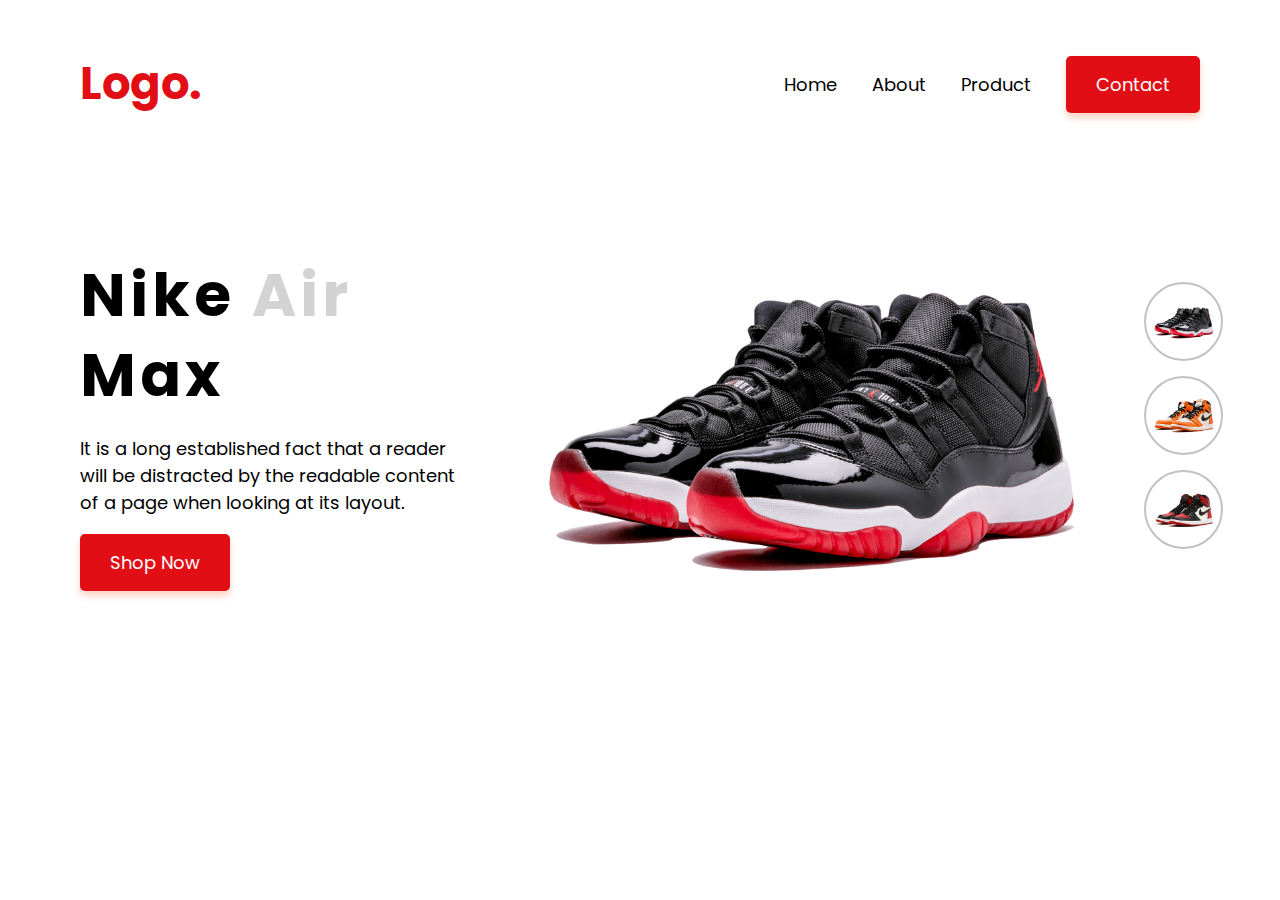
<file: index.html>
<!DOCTYPE html>
<html lang="en">

<head>
    <meta charset="UTF-8">
    <meta name="viewport" content="width=device-width, initial-scale=1.0">
    <title>Shoe Landing Page</title>
    <link rel="stylesheet" href="./css/style.css">
    <!-- google font -->
    <link rel="preconnect" href="https://fonts.googleapis.com">
    <link rel="preconnect" href="https://fonts.gstatic.com" crossorigin>
    <link href="https://fonts.googleapis.com/css2?family=Poppins:wght@400;600;700&display=swap" rel="stylesheet">
</head>

<body>
    <!-- header start -->
    <header>
        <nav>
            <h2 class="nav-title">Logo.</h2>
            <ul class="nav-item">
                <li><a href="#">Home</a></li>
                <li><a href="#">About</a></li>
                <li><a href="#">Product</a></li>
                <li>
                    <a href="">
                        <button class="primary-btn">Contact</button>
                    </a>
                </li>
            </ul>
        </nav>
        <!-- banner section -->
        <div class="banner">
            <div class="banner-content">
                <h1 class="banner-title">Nike <span class="special-text">Air</span> Max</h1>
                <p class="banner-description">It is a long established fact that a reader will be distracted by the
                    readable content of a page when
                    looking at its layout. </p>
                <button class="primary-btn">Shop Now</button>
            </div>
            <div>
                <img src="./assets/shoe/shoe-1.png" alt="shoe image" class="shoe-image" id="shoeImage">
            </div>
            <div class="image-options">
                <div class="image-option" onclick="changeImage('assets/shoe/shoe-1.png')">
                    <img src="./assets/shoe/shoe-1.png" alt="shoe image">
                </div>
                <div class="image-option" onclick="changeImage('./assets/shoe/shoe-2.png')">
                    <img src="./assets/shoe/shoe-2.png" alt="shoe image">
                </div>
                <div class="image-option" onclick="changeImage('./assets/shoe/shoe-3.png')">
                    <img src="./assets/shoe/shoe-3.png" alt="shoe image">
                </div>
            </div>
        </div>
    </header>
    <script src="./js/script.js"></script>
</body>

</html>
</file>
<file: css/style.css>
* {
    margin: 0;
    padding: 0;
    font-family: 'Poppins', sans-serif;
}

/* common styles */
.primary-btn {
    font-size: 18px;
    border-radius: 5px;
    background: #E10F15;
    box-shadow: 0px 5px 7px 0px rgba(251, 80, 20, 0.25);
    color: #fff;
    border: 0;
    padding: 15px 30px;
    transition: transform 0.5s ease-in;
    cursor: pointer;
}

.primary-btn:hover {
    transform: scale(1.15);
}

/* banner and nav styles */

nav {
    display: flex;
    justify-content: space-between;
    padding: 50px 80px;
}

.nav-title {
    font-size: 45px;
    color: #E10F15;
}

nav ul {
    display: flex;
    align-items: center;
}

nav ul li {
    list-style: none;
    margin-left: 35px;
}

nav ul li a {
    text-decoration: none;
    color: #000;
    font-size: 18px;
}

.banner {
    padding: 50px 80px;
    display: grid;
    grid-template-columns: 35% 60% 5%;
    align-items: center;
}

.banner-title {
    color: #000;
    font-size: 60px;
    font-weight: bold;
    letter-spacing: 4px;
    line-height: 80px;
    margin-bottom: 20px;
}

.special-text {
    color: #d3d3d3;
}

.banner-description {
    color: #000;
    font-size: 18px;
    margin-bottom: 18px;
}

.banner .shoe-image {
    width: 100%;
}

/* image options styles */
.image-option {
    height: 75px;
    width: 75px;
    border: 2px solid #c2c2c2;
    border-radius: 50%;
    margin-bottom: 15px;
    display: flex;
    justify-content: center;
    align-items: center;
    cursor: pointer;
}

.image-option img {
    width: 100%;
}
</file>
